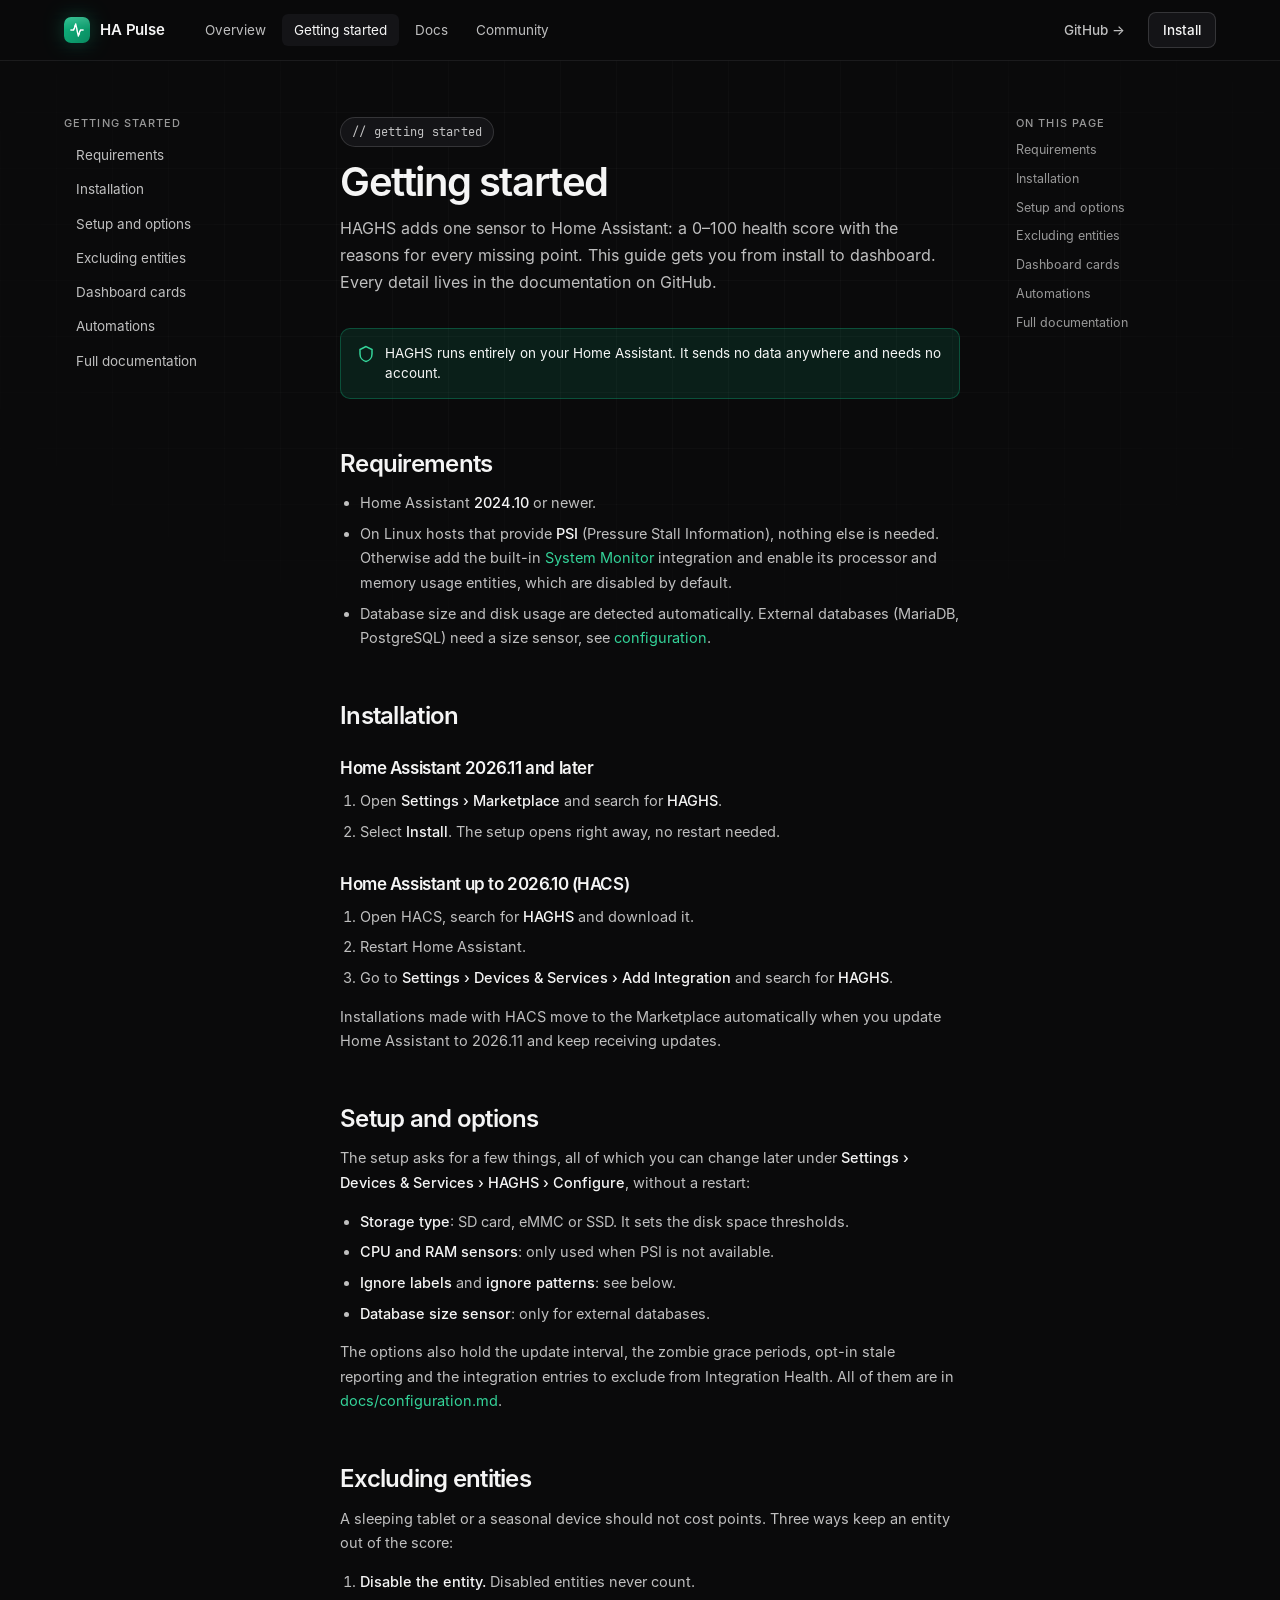
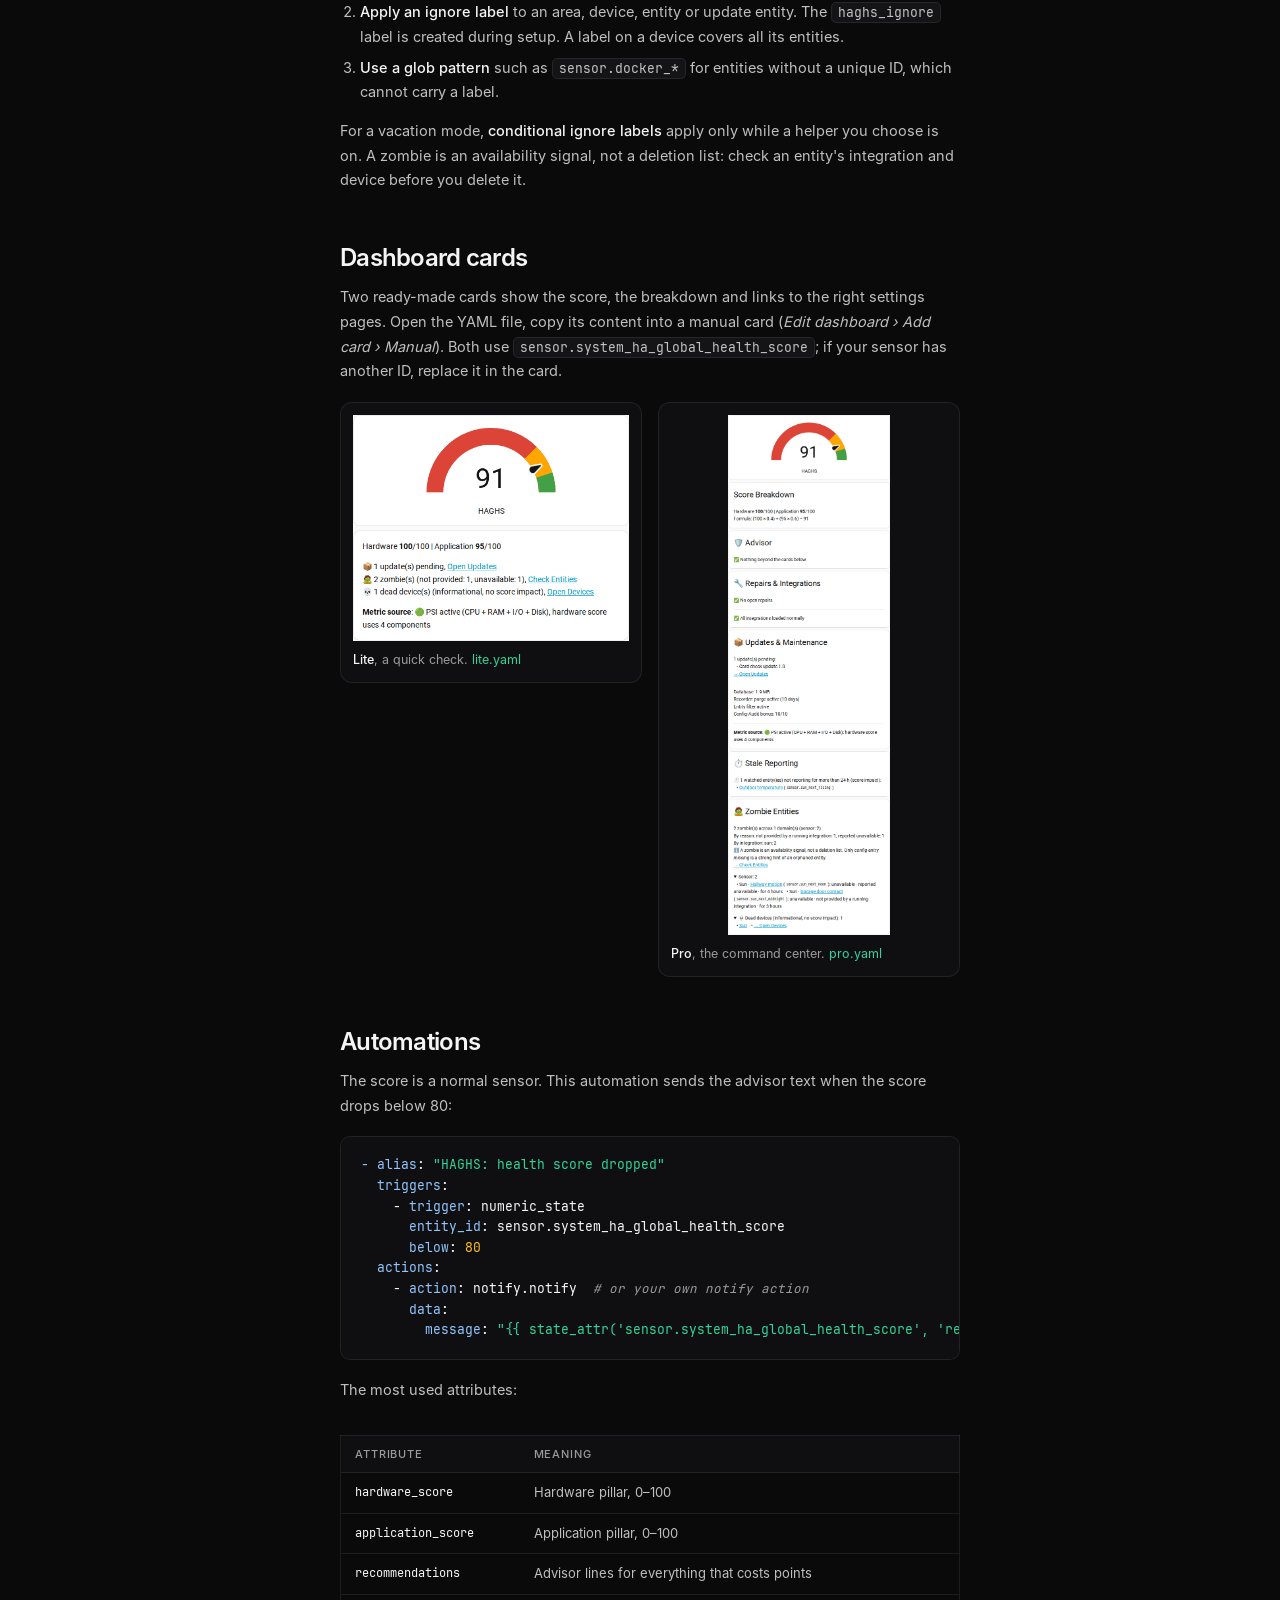
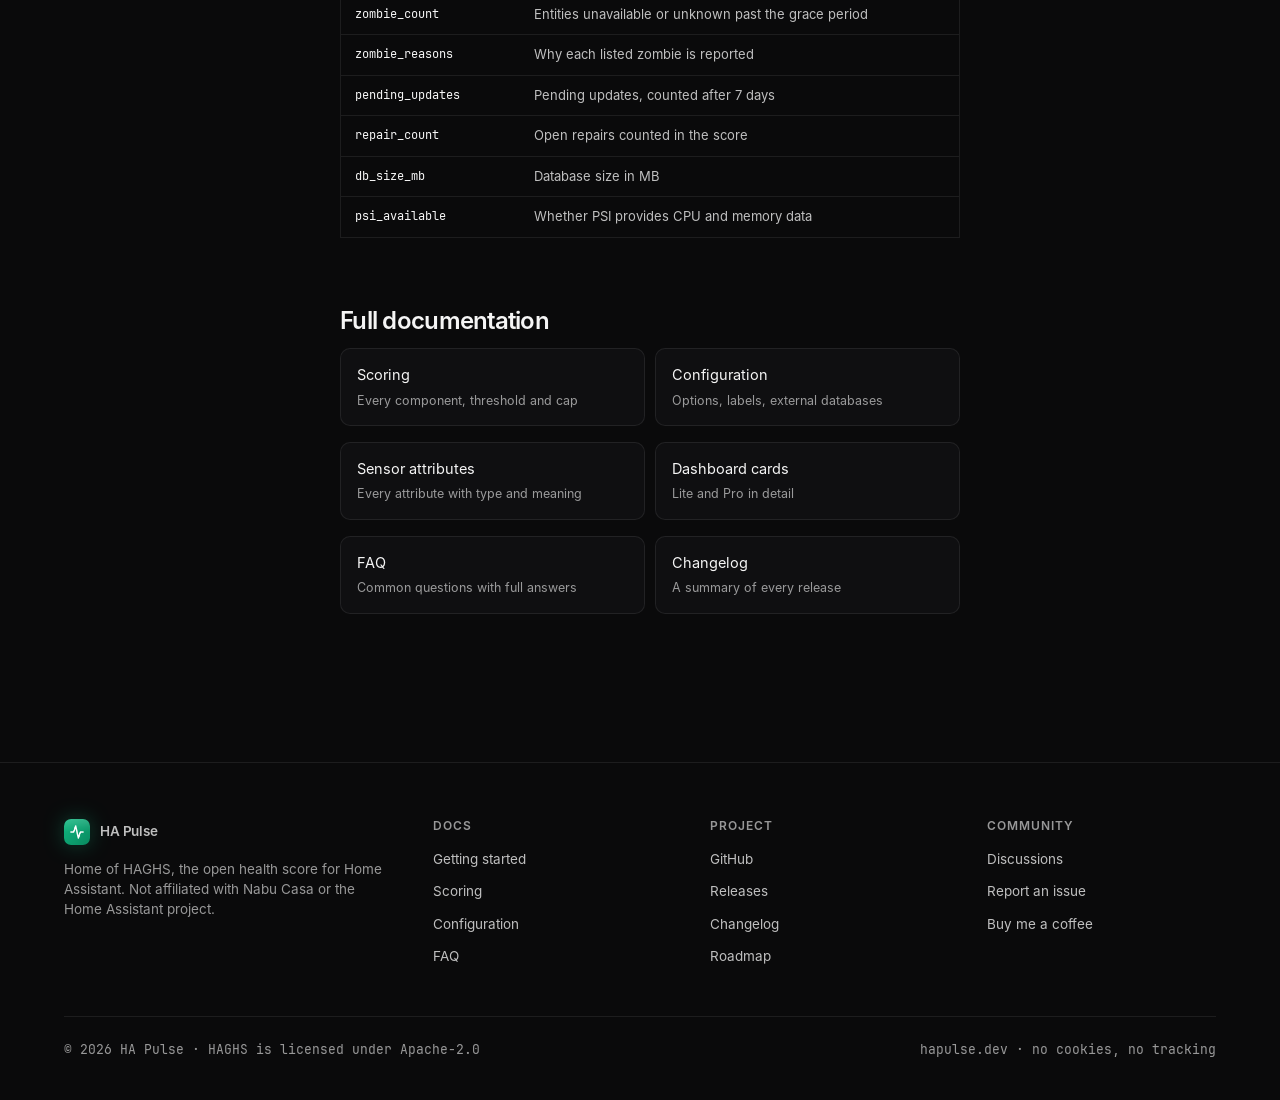
<file: getting-started.html>
<!doctype html>
<html lang="en">
<head>
<meta charset="utf-8">
<meta name="viewport" content="width=device-width, initial-scale=1">
<title>Getting started with HAGHS | HA Pulse</title>
<meta name="description" content="Install HAGHS from the Home Assistant Marketplace or HACS, set it up, exclude what should not count and add the dashboard cards. Short guide with links to the full documentation.">
<link rel="canonical" href="https://hapulse.dev/getting-started.html">
<meta name="theme-color" content="#0a0a0b">
<link rel="icon" href="assets/favicon.svg" type="image/svg+xml">
<link rel="icon" href="assets/icon-32.png" sizes="32x32" type="image/png">
<link rel="apple-touch-icon" href="assets/icon-180.png">
<meta property="og:type" content="article">
<meta property="og:site_name" content="HA Pulse">
<meta property="og:title" content="Getting started with HAGHS">
<meta property="og:description" content="Install, set up and use the Home Assistant Global Health Score in five minutes.">
<meta property="og:url" content="https://hapulse.dev/getting-started.html">
<meta property="og:image" content="https://hapulse.dev/assets/og-image.png">
<meta property="og:image:width" content="1200">
<meta property="og:image:height" content="630">
<meta name="twitter:card" content="summary_large_image">
<link rel="preload" href="assets/fonts/inter-regular.woff2" as="font" type="font/woff2" crossorigin>
<link rel="stylesheet" href="styles.css?v=20261120">
</head>
<body>
<a class="skip" href="#main">Skip to content</a>

<header class="nav">
  <div class="container nav-inner">
    <a href="./" class="logo" aria-label="HA Pulse, home"><img src="assets/icon-192.png" alt="" width="26" height="26">HA&nbsp;Pulse</a>
    <nav class="nav-links" aria-label="Main">
      <a href="./">Overview</a>
      <a href="getting-started.html" aria-current="page">Getting started</a>
      <a href="https://github.com/HA-Pulse/home-assistant-global-health-score/tree/main/docs" target="_blank" rel="noopener">Docs<span class="sr-only"> (opens in a new tab)</span></a>
      <a href="https://github.com/HA-Pulse/home-assistant-global-health-score/discussions" target="_blank" rel="noopener">Community<span class="sr-only"> (opens in a new tab)</span></a>
    </nav>
    <div class="nav-spacer"></div>
    <div class="nav-cta">
      <a href="https://github.com/HA-Pulse/home-assistant-global-health-score" class="btn btn-ghost" target="_blank" rel="noopener">GitHub →<span class="sr-only"> (opens in a new tab)</span></a>
      <a href="#install" class="btn btn-secondary">Install</a>
    </div>
  </div>
</header>

<div class="container">
  <div class="docs-shell">

    <aside class="docs-side" aria-label="Guide sections">
      <h2>Getting started</h2>
      <ul>
        <li><a href="#requirements">Requirements</a></li>
        <li><a href="#install">Installation</a></li>
        <li><a href="#setup">Setup and options</a></li>
        <li><a href="#exclude">Excluding entities</a></li>
        <li><a href="#cards">Dashboard cards</a></li>
        <li><a href="#automations">Automations</a></li>
        <li><a href="#more">Full documentation</a></li>
      </ul>
    </aside>

    <main id="main" class="docs-main">
      <span class="eyebrow mono">// getting started</span>
      <h1>Getting started</h1>
      <p class="lead">HAGHS adds one sensor to Home Assistant: a 0–100 health score with the reasons for every missing point. This guide gets you from install to dashboard. Every detail lives in the documentation on GitHub.</p>

      <div class="callout">
        <svg viewBox="0 0 24 24" fill="none" stroke="currentColor" stroke-width="2" aria-hidden="true"><path d="M12 2 4 6v6c0 5 3.5 9 8 10 4.5-1 8-5 8-10V6l-8-4z"/></svg>
        <span>HAGHS runs entirely on your Home Assistant. It sends no data anywhere and needs no account.</span>
      </div>

      <h2 id="requirements">Requirements</h2>
      <ul>
        <li>Home Assistant <strong>2024.10</strong> or newer.</li>
        <li>On Linux hosts that provide <strong>PSI</strong> (Pressure Stall Information), nothing else is needed. Otherwise add the built-in <a href="https://www.home-assistant.io/integrations/systemmonitor/" target="_blank" rel="noopener">System Monitor<span class="sr-only"> (opens in a new tab)</span></a> integration and enable its processor and memory usage entities, which are disabled by default.</li>
        <li>Database size and disk usage are detected automatically. External databases (MariaDB, PostgreSQL) need a size sensor, see <a href="https://github.com/HA-Pulse/home-assistant-global-health-score/blob/main/docs/configuration.md" target="_blank" rel="noopener">configuration<span class="sr-only"> (opens in a new tab)</span></a>.</li>
      </ul>

      <h2 id="install">Installation</h2>
      <h3>Home Assistant 2026.11 and later</h3>
      <ol>
        <li>Open <strong>Settings › Marketplace</strong> and search for <strong>HAGHS</strong>.</li>
        <li>Select <strong>Install</strong>. The setup opens right away, no restart needed.</li>
      </ol>
      <h3>Home Assistant up to 2026.10 (HACS)</h3>
      <ol>
        <li>Open HACS, search for <strong>HAGHS</strong> and download it.</li>
        <li>Restart Home Assistant.</li>
        <li>Go to <strong>Settings › Devices &amp; Services › Add Integration</strong> and search for <strong>HAGHS</strong>.</li>
      </ol>
      <p>Installations made with HACS move to the Marketplace automatically when you update Home Assistant to 2026.11 and keep receiving updates.</p>

      <h2 id="setup">Setup and options</h2>
      <p>The setup asks for a few things, all of which you can change later under <strong>Settings › Devices &amp; Services › HAGHS › Configure</strong>, without a restart:</p>
      <ul>
        <li><strong>Storage type</strong>: SD card, eMMC or SSD. It sets the disk space thresholds.</li>
        <li><strong>CPU and RAM sensors</strong>: only used when PSI is not available.</li>
        <li><strong>Ignore labels</strong> and <strong>ignore patterns</strong>: see below.</li>
        <li><strong>Database size sensor</strong>: only for external databases.</li>
      </ul>
      <p>The options also hold the update interval, the zombie grace periods, opt-in stale reporting and the integration entries to exclude from Integration Health. All of them are in <a href="https://github.com/HA-Pulse/home-assistant-global-health-score/blob/main/docs/configuration.md" target="_blank" rel="noopener">docs/configuration.md<span class="sr-only"> (opens in a new tab)</span></a>.</p>

      <h2 id="exclude">Excluding entities</h2>
      <p>A sleeping tablet or a seasonal device should not cost points. Three ways keep an entity out of the score:</p>
      <ol>
        <li><strong>Disable the entity.</strong> Disabled entities never count.</li>
        <li><strong>Apply an ignore label</strong> to an area, device, entity or update entity. The <code class="inline">haghs_ignore</code> label is created during setup. A label on a device covers all its entities.</li>
        <li><strong>Use a glob pattern</strong> such as <code class="inline">sensor.docker_*</code> for entities without a unique ID, which cannot carry a label.</li>
      </ol>
      <p>For a vacation mode, <strong>conditional ignore labels</strong> apply only while a helper you choose is on. A zombie is an availability signal, not a deletion list: check an entity's integration and device before you delete it.</p>

      <h2 id="cards">Dashboard cards</h2>
      <p>Two ready-made cards show the score, the breakdown and links to the right settings pages. Open the YAML file, copy its content into a manual card (<em>Edit dashboard › Add card › Manual</em>). Both use <code class="inline">sensor.system_ha_global_health_score</code>; if your sensor has another ID, replace it in the card.</p>
      <div class="cards-figs">
        <figure>
          <img src="assets/dashboard-lite.png" alt="HAGHS Lite dashboard card with score gauge, sub-scores and links" width="492" height="403" loading="lazy">
          <figcaption><strong>Lite</strong>, a quick check. <a href="https://github.com/HA-Pulse/home-assistant-global-health-score/blob/main/docs/cards/lite.yaml" target="_blank" rel="noopener">lite.yaml<span class="sr-only"> (opens in a new tab)</span></a></figcaption>
        </figure>
        <figure class="pro">
          <img src="assets/dashboard-pro.png" alt="HAGHS Pro dashboard card with full breakdown, advisor, repairs, updates, stale reporting and zombie list" width="492" height="1587" loading="lazy">
          <figcaption><strong>Pro</strong>, the command center. <a href="https://github.com/HA-Pulse/home-assistant-global-health-score/blob/main/docs/cards/pro.yaml" target="_blank" rel="noopener">pro.yaml<span class="sr-only"> (opens in a new tab)</span></a></figcaption>
        </figure>
      </div>

      <h2 id="automations">Automations</h2>
      <p>The score is a normal sensor. This automation sends the advisor text when the score drops below 80:</p>
<pre class="code boxed"><span class="tok-key">- alias</span>: <span class="tok-str">"HAGHS: health score dropped"</span>
  <span class="tok-key">triggers</span>:
    - <span class="tok-key">trigger</span>: numeric_state
      <span class="tok-key">entity_id</span>: sensor.system_ha_global_health_score
      <span class="tok-key">below</span>: <span class="tok-num">80</span>
  <span class="tok-key">actions</span>:
    - <span class="tok-key">action</span>: notify.notify  <span class="tok-com"># or your own notify action</span>
      <span class="tok-key">data</span>:
        <span class="tok-key">message</span>: <span class="tok-str">"{{ state_attr('sensor.system_ha_global_health_score', 'recommendations') }}"</span></pre>
      <p>The most used attributes:</p>
      <div class="table-wrap">
      <table class="attr-table">
        <thead><tr><th scope="col">Attribute</th><th scope="col">Meaning</th></tr></thead>
        <tbody>
          <tr><td>hardware_score</td><td>Hardware pillar, 0–100</td></tr>
          <tr><td>application_score</td><td>Application pillar, 0–100</td></tr>
          <tr><td>recommendations</td><td>Advisor lines for everything that costs points</td></tr>
          <tr><td>zombie_count</td><td>Entities unavailable or unknown past the grace period</td></tr>
          <tr><td>zombie_reasons</td><td>Why each listed zombie is reported</td></tr>
          <tr><td>pending_updates</td><td>Pending updates, counted after 7 days</td></tr>
          <tr><td>repair_count</td><td>Open repairs counted in the score</td></tr>
          <tr><td>db_size_mb</td><td>Database size in MB</td></tr>
          <tr><td>psi_available</td><td>Whether PSI provides CPU and memory data</td></tr>
        </tbody>
      </table>
      </div>

      <h2 id="more">Full documentation</h2>
      <ul class="link-list">
        <li><a href="https://github.com/HA-Pulse/home-assistant-global-health-score/blob/main/docs/scoring.md" target="_blank" rel="noopener">Scoring<small>Every component, threshold and cap</small><span class="sr-only"> (opens in a new tab)</span></a></li>
        <li><a href="https://github.com/HA-Pulse/home-assistant-global-health-score/blob/main/docs/configuration.md" target="_blank" rel="noopener">Configuration<small>Options, labels, external databases</small><span class="sr-only"> (opens in a new tab)</span></a></li>
        <li><a href="https://github.com/HA-Pulse/home-assistant-global-health-score/blob/main/docs/attributes.md" target="_blank" rel="noopener">Sensor attributes<small>Every attribute with type and meaning</small><span class="sr-only"> (opens in a new tab)</span></a></li>
        <li><a href="https://github.com/HA-Pulse/home-assistant-global-health-score/blob/main/docs/cards.md" target="_blank" rel="noopener">Dashboard cards<small>Lite and Pro in detail</small><span class="sr-only"> (opens in a new tab)</span></a></li>
        <li><a href="https://github.com/HA-Pulse/home-assistant-global-health-score/blob/main/docs/faq.md" target="_blank" rel="noopener">FAQ<small>Common questions with full answers</small><span class="sr-only"> (opens in a new tab)</span></a></li>
        <li><a href="https://github.com/HA-Pulse/home-assistant-global-health-score/blob/main/docs/changelog.md" target="_blank" rel="noopener">Changelog<small>A summary of every release</small><span class="sr-only"> (opens in a new tab)</span></a></li>
      </ul>
    </main>

    <aside class="docs-toc" aria-label="On this page">
      <h2>On this page</h2>
      <ul>
        <li><a href="#requirements">Requirements</a></li>
        <li><a href="#install">Installation</a></li>
        <li><a href="#setup">Setup and options</a></li>
        <li><a href="#exclude">Excluding entities</a></li>
        <li><a href="#cards">Dashboard cards</a></li>
        <li><a href="#automations">Automations</a></li>
        <li><a href="#more">Full documentation</a></li>
      </ul>
    </aside>

  </div>
</div>

<footer class="footer">
  <div class="container">
    <div class="footer-grid">
      <div class="footer-col">
        <a href="./" class="logo"><img src="assets/icon-192.png" alt="" width="26" height="26">HA&nbsp;Pulse</a>
        <p>Home of HAGHS, the open health score for Home Assistant. Not affiliated with Nabu Casa or the Home Assistant project.</p>
      </div>
      <div class="footer-col"><h2>Docs</h2>
        <ul>
          <li><a href="getting-started.html">Getting started</a></li>
          <li><a href="https://github.com/HA-Pulse/home-assistant-global-health-score/blob/main/docs/scoring.md" target="_blank" rel="noopener">Scoring<span class="sr-only"> (opens in a new tab)</span></a></li>
          <li><a href="https://github.com/HA-Pulse/home-assistant-global-health-score/blob/main/docs/configuration.md" target="_blank" rel="noopener">Configuration<span class="sr-only"> (opens in a new tab)</span></a></li>
          <li><a href="https://github.com/HA-Pulse/home-assistant-global-health-score/blob/main/docs/faq.md" target="_blank" rel="noopener">FAQ<span class="sr-only"> (opens in a new tab)</span></a></li>
        </ul>
      </div>
      <div class="footer-col"><h2>Project</h2>
        <ul>
          <li><a href="https://github.com/HA-Pulse/home-assistant-global-health-score" target="_blank" rel="noopener">GitHub<span class="sr-only"> (opens in a new tab)</span></a></li>
          <li><a href="https://github.com/HA-Pulse/home-assistant-global-health-score/releases" target="_blank" rel="noopener">Releases<span class="sr-only"> (opens in a new tab)</span></a></li>
          <li><a href="https://github.com/HA-Pulse/home-assistant-global-health-score/blob/main/docs/changelog.md" target="_blank" rel="noopener">Changelog<span class="sr-only"> (opens in a new tab)</span></a></li>
          <li><a href="https://github.com/HA-Pulse/home-assistant-global-health-score/blob/main/ROADMAP.md" target="_blank" rel="noopener">Roadmap<span class="sr-only"> (opens in a new tab)</span></a></li>
        </ul>
      </div>
      <div class="footer-col"><h2>Community</h2>
        <ul>
          <li><a href="https://github.com/HA-Pulse/home-assistant-global-health-score/discussions" target="_blank" rel="noopener">Discussions<span class="sr-only"> (opens in a new tab)</span></a></li>
          <li><a href="https://github.com/HA-Pulse/home-assistant-global-health-score/issues" target="_blank" rel="noopener">Report an issue<span class="sr-only"> (opens in a new tab)</span></a></li>
          <li><a href="https://www.buymeacoffee.com/DN91" target="_blank" rel="noopener">Buy me a coffee<span class="sr-only"> (opens in a new tab)</span></a></li>
        </ul>
      </div>
    </div>
    <div class="footer-bottom">
      <span>© 2026 HA Pulse · HAGHS is licensed under Apache-2.0</span>
      <span>hapulse.dev · no cookies, no tracking</span>
    </div>
  </div>
</footer>
</body>
</html>
</file>
<file: styles.css>
/* HA Pulse · hapulse.dev
   Fonts are self-hosted (no requests to third parties). Inter and JetBrains Mono, SIL Open Font License, see assets/fonts. */
@font-face { font-family: "Inter"; font-style: normal; font-weight: 400; font-display: swap; src: url("assets/fonts/inter-regular.woff2") format("woff2"); }
@font-face { font-family: "Inter"; font-style: normal; font-weight: 500; font-display: swap; src: url("assets/fonts/inter-medium.woff2") format("woff2"); }
@font-face { font-family: "Inter"; font-style: normal; font-weight: 600; font-display: swap; src: url("assets/fonts/inter-semibold.woff2") format("woff2"); }
@font-face { font-family: "Inter"; font-style: normal; font-weight: 700; font-display: swap; src: url("assets/fonts/inter-bold.woff2") format("woff2"); }
@font-face { font-family: "JetBrains Mono"; font-style: normal; font-weight: 400; font-display: swap; src: url("assets/fonts/jetbrainsmono-regular.woff2") format("woff2"); }
@font-face { font-family: "JetBrains Mono"; font-style: normal; font-weight: 500; font-display: swap; src: url("assets/fonts/jetbrainsmono-medium.woff2") format("woff2"); }

:root {
  color-scheme: dark;
  --bg: #0a0a0b;
  --bg-1: #0f0f11;
  --bg-2: #141417;
  --bg-3: #1a1a1f;
  --line: rgba(255, 255, 255, 0.08);
  --line-strong: rgba(255, 255, 255, 0.14);
  --fg: rgba(255, 255, 255, 0.96);
  --fg-2: rgba(255, 255, 255, 0.74);
  --fg-3: rgba(255, 255, 255, 0.58);
  --fg-4: rgba(255, 255, 255, 0.36);
  --accent: #10b981;
  --accent-soft: rgba(16, 185, 129, 0.12);
  --accent-line: rgba(16, 185, 129, 0.32);
  --accent-fg: #34d399;
  --warn: #f59e0b;
  --crit: #f87171;
  --radius: 10px;
  --radius-lg: 14px;
  --maxw: 1200px;
  --font-sans: "Inter", -apple-system, BlinkMacSystemFont, "Segoe UI", sans-serif;
  --font-mono: "JetBrains Mono", ui-monospace, "SF Mono", Menlo, Consolas, monospace;
}

* { box-sizing: border-box; }
html { scroll-behavior: smooth; scroll-padding-top: 76px; }
html, body {
  margin: 0; padding: 0;
  background: var(--bg); color: var(--fg);
  font-family: var(--font-sans); font-size: 15px; line-height: 1.5;
  -webkit-font-smoothing: antialiased; text-rendering: optimizeLegibility;
}
body { overflow-x: hidden; }
a { color: inherit; text-decoration: none; }
a:focus-visible, button:focus-visible { outline: 2px solid var(--accent-fg); outline-offset: 2px; border-radius: 6px; }
img { max-width: 100%; height: auto; display: block; }
.skip { position: absolute; left: -9999px; top: 8px; z-index: 100; background: var(--fg); color: #0a0a0b; padding: 8px 12px; border-radius: 6px; }
.skip:focus { left: 8px; }
.sr-only { position: absolute; width: 1px; height: 1px; padding: 0; margin: -1px; overflow: hidden; clip: rect(0 0 0 0); white-space: nowrap; border: 0; }

body::before {
  content: ""; position: fixed; inset: 0;
  background-image:
    linear-gradient(to right, rgba(255,255,255,0.025) 1px, transparent 1px),
    linear-gradient(to bottom, rgba(255,255,255,0.025) 1px, transparent 1px);
  background-size: 56px 56px;
  mask-image: radial-gradient(ellipse 80% 60% at 50% 30%, #000 30%, transparent 80%);
  -webkit-mask-image: radial-gradient(ellipse 80% 60% at 50% 30%, #000 30%, transparent 80%);
  pointer-events: none; z-index: 0;
}
.container { max-width: var(--maxw); margin: 0 auto; padding: 0 24px; position: relative; z-index: 1; }

/* Nav */
.nav { position: sticky; top: 0; z-index: 50; backdrop-filter: blur(12px); -webkit-backdrop-filter: blur(12px); background: rgba(10,10,11,0.78); border-bottom: 1px solid var(--line); }
.nav-inner { display: flex; align-items: center; gap: 28px; height: 60px; }
.logo { display: flex; align-items: center; gap: 10px; font-weight: 600; font-size: 15px; letter-spacing: -0.01em; white-space: nowrap; }
.logo img { width: 26px; height: 26px; border-radius: 7px; box-shadow: 0 0 24px -6px var(--accent); }
.nav-links { display: flex; gap: 4px; }
.nav-links a { padding: 6px 12px; border-radius: 6px; font-size: 13.5px; color: var(--fg-2); transition: color .15s, background .15s; }
.nav-links a:hover, .nav-links a[aria-current="page"] { color: var(--fg); background: var(--bg-2); }
.nav-spacer { flex: 1; }
.nav-cta { display: flex; gap: 8px; align-items: center; }

/* Buttons */
.btn { display: inline-flex; align-items: center; gap: 8px; height: 36px; padding: 0 14px; border-radius: 8px; font-size: 13.5px; font-weight: 500; border: 1px solid transparent; transition: all .15s ease; white-space: nowrap; }
.btn svg { flex: none; }
.btn-secondary { background: var(--bg-2); color: var(--fg); border-color: var(--line-strong); }
.btn-secondary:hover { background: var(--bg-3); border-color: rgba(255,255,255,0.22); }
.btn-ghost { background: transparent; color: var(--fg-2); }
.btn-ghost:hover { color: var(--fg); }
.btn-accent { background: var(--accent); color: #00120a; font-weight: 600; }
.btn-accent:hover { background: #22c993; }
.btn-lg { height: 42px; padding: 0 18px; font-size: 14px; }

/* Type */
h1, h2, h3, h4 { margin: 0; font-weight: 600; letter-spacing: -0.025em; text-wrap: balance; }
h1 { font-size: clamp(38px, 5.6vw, 68px); line-height: 1.04; letter-spacing: -0.035em; }
h2 { font-size: clamp(28px, 3.5vw, 42px); line-height: 1.1; letter-spacing: -0.03em; }
h3 { font-size: 18px; line-height: 1.3; }
.mono { font-family: var(--font-mono); }
.eyebrow { display: inline-flex; align-items: center; gap: 8px; padding: 5px 11px; border-radius: 999px; border: 1px solid var(--line-strong); background: var(--bg-2); font-size: 12px; font-family: var(--font-mono); color: var(--fg-2); letter-spacing: 0.02em; }
.eyebrow .dot { width: 6px; height: 6px; border-radius: 50%; background: var(--accent); box-shadow: 0 0 8px var(--accent); animation: pulse 2.4s ease-in-out infinite; }
@keyframes pulse { 0%,100% { opacity: 1; transform: scale(1); } 50% { opacity: .5; transform: scale(.85); } }

.section { padding: 96px 0; position: relative; z-index: 1; }
.section-tight { padding: 64px 0; }
.section-head { display: grid; grid-template-columns: 1fr 1fr; gap: 48px; align-items: end; margin-bottom: 40px; }
.section-head p { color: var(--fg-2); font-size: 16px; max-width: 500px; margin: 0; line-height: 1.6; }

/* Hero */
.hero { padding: 88px 0 56px; position: relative; z-index: 1; overflow-x: hidden; overflow-x: clip; }
.hero-grid { display: grid; grid-template-columns: 1.02fr .98fr; gap: 72px; align-items: center; }
.hero p.lead { margin: 24px 0 32px; font-size: 18px; line-height: 1.55; color: var(--fg-2); max-width: 540px; text-wrap: pretty; }
.hero p.lead strong { color: var(--fg); font-weight: 500; }
.hero-ctas { display: flex; gap: 12px; flex-wrap: wrap; }
.hero-meta { margin-top: 32px; display: flex; gap: 24px; font-size: 13px; color: var(--fg-3); font-family: var(--font-mono); flex-wrap: wrap; list-style: none; padding: 0; }
.hero-meta li { display: flex; align-items: center; gap: 8px; }
.hero-meta svg { width: 13px; height: 13px; color: var(--accent-fg); }

.hero-visual { position: relative; width: 100%; max-width: 520px; margin-left: auto; }
.hero-visual::before { content: ""; position: absolute; inset: -10% -15%; background: radial-gradient(ellipse 60% 50% at 70% 40%, var(--accent-soft), transparent 70%), radial-gradient(ellipse 40% 40% at 20% 80%, rgba(65,189,245,0.06), transparent 70%); filter: blur(20px); pointer-events: none; }
.ha-card { position: relative; z-index: 1; background: var(--bg-1); border: 1px solid var(--line-strong); border-radius: 16px; box-shadow: 0 30px 60px -20px rgba(0,0,0,.6); overflow: hidden; }
.ha-card-head { padding: 16px 20px; border-bottom: 1px solid var(--line); display: flex; align-items: center; gap: 10px; font-size: 13.5px; }
.ha-card-head img { width: 22px; height: 22px; border-radius: 6px; }
.ha-card-head .title { font-weight: 600; }
.ha-card-head .caption { margin-left: auto; font-family: var(--font-mono); font-size: 11px; color: var(--fg-3); }
.ha-card-gauge { padding: 24px 24px 8px; display: grid; place-items: center; }
.gauge-wrap { position: relative; width: 240px; height: 132px; }
.gauge-svg { width: 100%; height: 100%; overflow: visible; }
.gauge-track { fill: none; stroke: var(--bg-3); stroke-width: 14; stroke-linecap: round; }
.gauge-fill { fill: none; stroke: var(--accent); stroke-width: 14; stroke-linecap: round; filter: drop-shadow(0 0 8px var(--accent)); stroke-dasharray: 299; stroke-dashoffset: 9; animation: gauge-grow 1.6s cubic-bezier(.2,.7,.2,1) both; }
@keyframes gauge-grow { from { stroke-dashoffset: 299; } }
@media (prefers-reduced-motion: reduce) { .gauge-fill, .eyebrow .dot { animation: none; } html { scroll-behavior: auto; } }
.gauge-tick { fill: var(--fg-4); font-family: var(--font-mono); font-size: 10px; }
.gauge-readout { position: absolute; inset: 0; display: grid; place-items: end center; padding-bottom: 4px; text-align: center; }
.gauge-readout .num { font-family: var(--font-mono); font-size: 56px; font-weight: 500; letter-spacing: -0.05em; line-height: .9; }
.gauge-readout .of { color: var(--fg-3); font-size: 18px; margin-left: 2px; }
.gauge-readout .label { margin-top: 6px; font-family: var(--font-mono); font-size: 10px; text-transform: uppercase; letter-spacing: .14em; color: var(--accent-fg); }
.ha-card-split { margin: 12px 24px 18px; padding: 12px 16px; border-radius: 10px; background: var(--bg-2); display: flex; justify-content: space-around; align-items: center; gap: 8px; }
.split-cell { text-align: center; }
.split-cell .k { font-size: 10.5px; text-transform: uppercase; letter-spacing: .12em; color: var(--fg-3); font-family: var(--font-mono); }
.split-cell .v { margin-top: 4px; font-family: var(--font-mono); font-size: 18px; font-weight: 500; }
.split-cell .v .of { color: var(--fg-3); font-size: 12px; }
.split-bar { flex: 0 0 1px; align-self: stretch; background: var(--line); margin: 4px 0; }
.ha-card-advisor { padding: 6px 8px 16px; display: grid; gap: 4px; list-style: none; margin: 0; }
.advisor-row { display: grid; grid-template-columns: 28px 1fr auto; gap: 10px; align-items: center; padding: 8px 16px; border-radius: 8px; }
.advisor-icon { width: 28px; height: 28px; border-radius: 7px; display: grid; place-items: center; border: 1px solid; }
.advisor-icon svg { width: 14px; height: 14px; }
.advisor-icon.warn { background: rgba(245,158,11,.1); border-color: rgba(245,158,11,.25); color: var(--warn); }
.advisor-icon.tip { background: var(--accent-soft); border-color: var(--accent-line); color: var(--accent-fg); }
.advisor-text { font-size: 13px; line-height: 1.4; }
.advisor-text small { display: block; color: var(--fg-3); font-size: 11.5px; margin-top: 1px; }
.advisor-impact { font-family: var(--font-mono); font-size: 11px; color: var(--fg-2); background: var(--bg-2); padding: 3px 8px; border-radius: 999px; border: 1px solid var(--line); white-space: nowrap; }
.advisor-impact.bonus { color: var(--accent-fg); background: var(--accent-soft); border-color: var(--accent-line); }
.ha-card-foot { padding: 12px 20px; border-top: 1px solid var(--line); display: flex; justify-content: space-between; gap: 12px; font-family: var(--font-mono); font-size: 11px; color: var(--fg-3); }
.src-dot { display: inline-block; width: 6px; height: 6px; border-radius: 50%; background: var(--accent); box-shadow: 0 0 6px var(--accent); margin-right: 6px; vertical-align: middle; }
.float-badge { position: absolute; z-index: 2; background: var(--bg-2); border: 1px solid var(--line-strong); border-radius: 999px; padding: 7px 14px; font-family: var(--font-mono); font-size: 11.5px; display: inline-flex; align-items: center; gap: 8px; box-shadow: 0 8px 24px -8px rgba(0,0,0,.5); }
.float-badge svg { width: 12px; height: 12px; color: var(--accent-fg); }
/* Both badges sit outside the card, diagonally opposite, with the same gap to the border,
   flush with the card's right and left edge. */
.float-badge.tr { bottom: calc(100% + 10px); right: 0; }
.float-badge.bl { top: calc(100% + 10px); left: 0; }

/* Press */
.press-strip { padding: 32px 0 0; position: relative; z-index: 1; }
.press-inner { padding: 24px 32px; border: 1px solid var(--line); border-radius: 14px; background: var(--bg-1); display: grid; grid-template-columns: auto 1fr; align-items: center; gap: 36px; }
.press-label { font-family: var(--font-mono); font-size: 11px; letter-spacing: .14em; text-transform: uppercase; color: var(--fg-3); border-right: 1px solid var(--line); padding-right: 36px; white-space: nowrap; }
.press-logos { display: flex; gap: 14px 32px; align-items: center; flex-wrap: wrap; }
.press-logo { font-weight: 600; font-size: 15px; color: var(--fg-3); transition: color .15s; white-space: nowrap; }
.press-logo:hover { color: var(--fg); }
.press-logo .pl-dim { color: var(--fg-4); font-weight: 400; }
.pl-howto { font-family: Georgia, serif; font-weight: 700; }
.pl-xda { letter-spacing: .08em; text-transform: uppercase; font-size: 13px; }
.pl-podcast { font-family: var(--font-mono); font-size: 13.5px; }

/* Cards / grids */
.pillars-grid { display: grid; grid-template-columns: repeat(3, 1fr); gap: 16px; }
.pillar { background: var(--bg-1); border: 1px solid var(--line); border-radius: var(--radius-lg); padding: 28px; }
.pillar-icon { width: 36px; height: 36px; border-radius: 9px; background: var(--accent-soft); border: 1px solid var(--accent-line); display: grid; place-items: center; color: var(--accent-fg); margin-bottom: 18px; }
.pillar h3 { margin-bottom: 8px; font-size: 17px; }
.pillar p { margin: 0; color: var(--fg-2); font-size: 14px; line-height: 1.6; }

.formula { margin-top: 16px; background: var(--bg-1); border: 1px solid var(--line); border-radius: var(--radius-lg); padding: 28px 32px; display: grid; grid-template-columns: 1fr 1fr; gap: 32px; }
.formula-eq { font-family: var(--font-mono); font-size: clamp(14px, 1.6vw, 17px); color: var(--fg); line-height: 1.7; }
.formula-eq .w { color: var(--accent-fg); }
.formula p { margin: 0; color: var(--fg-2); font-size: 14px; line-height: 1.6; }
.formula-split { display: grid; grid-template-columns: 1fr 1fr; gap: 16px; }
.formula-split h4 { font-size: 13px; font-family: var(--font-mono); font-weight: 500; color: var(--accent-fg); margin-bottom: 6px; letter-spacing: 0; }
.formula-split ul { margin: 0; padding-left: 18px; color: var(--fg-2); font-size: 13.5px; line-height: 1.7; }

.catches-grid { display: grid; grid-template-columns: repeat(3, 1fr); gap: 12px; }
.catch { background: var(--bg-1); border: 1px solid var(--line); border-radius: 12px; padding: 20px; display: grid; grid-template-rows: auto 1fr auto; gap: 12px; min-height: 190px; }
.catch-head { display: flex; align-items: center; justify-content: space-between; gap: 10px; }
.catch-tag { font-family: var(--font-mono); font-size: 10.5px; text-transform: uppercase; letter-spacing: .12em; color: var(--fg-3); }
.catch-impact { font-family: var(--font-mono); font-size: 11px; padding: 3px 8px; border-radius: 999px; border: 1px solid var(--line-strong); background: var(--bg-2); color: var(--fg-2); white-space: nowrap; }
.catch-impact.warn { color: var(--warn); background: rgba(245,158,11,.08); border-color: rgba(245,158,11,.25); }
.catch-impact.crit { color: var(--crit); background: rgba(239,68,68,.08); border-color: rgba(239,68,68,.25); }
.catch-impact.bonus { color: var(--accent-fg); background: var(--accent-soft); border-color: var(--accent-line); }
.catch-msg { font-size: 14px; line-height: 1.5; text-wrap: pretty; margin: 0; }
.catch-msg code { font-family: var(--font-mono); font-size: 12.5px; color: var(--fg-2); }
.catch-fix { font-family: var(--font-mono); font-size: 11.5px; color: var(--fg-3); padding-top: 10px; border-top: 1px dashed var(--line); }
.catch-fix .arrow { color: var(--accent-fg); }
.note { margin-top: 16px; font-size: 13px; color: var(--fg-3); }
.note a { color: var(--accent-fg); }

/* Install */
.install-wrap { display: grid; grid-template-columns: 1fr 1fr; gap: 48px; align-items: start; }
.install-wrap > *, .hero-grid > *, .formula > * { min-width: 0; }
.step-list { display: grid; gap: 16px; counter-reset: step; list-style: none; padding: 0; margin: 28px 0 0; }
.step { display: grid; grid-template-columns: 32px 1fr; gap: 14px; align-items: start; counter-increment: step; }
.step::before { content: counter(step, decimal-leading-zero); font-family: var(--font-mono); font-size: 11px; color: var(--accent-fg); background: var(--accent-soft); border: 1px solid var(--accent-line); width: 32px; height: 32px; border-radius: 8px; display: grid; place-items: center; }
.step strong { display: block; font-size: 14px; font-weight: 500; }
.step span { font-size: 13.5px; color: var(--fg-2); line-height: 1.55; }
.panel { background: var(--bg-1); border: 1px solid var(--line); border-radius: var(--radius-lg); overflow: hidden; }
.panel-bar { display: flex; align-items: center; gap: 8px; padding: 10px 14px; background: var(--bg-2); border-bottom: 1px solid var(--line); font-family: var(--font-mono); font-size: 11px; color: var(--fg-3); }
.panel-bar i { width: 10px; height: 10px; border-radius: 50%; background: var(--bg-3); }
.panel-bar span { margin-left: 8px; }
pre.code, code.inline { font-family: var(--font-mono); }
pre.code { margin: 0; padding: 18px 20px; overflow-x: auto; line-height: 1.65; font-size: 12.5px; color: var(--fg); background: var(--bg-1); }
.panel pre.code { border: 0; border-radius: 0; }
pre.code.boxed { border: 1px solid var(--line); border-radius: var(--radius); margin: 18px 0; }
code.inline { background: var(--bg-2); border: 1px solid var(--line); padding: 1px 6px; border-radius: 5px; font-size: 12.5px; }
.tok-key { color: #93c5fd; }
.tok-str { color: var(--accent-fg); }
.tok-com { color: var(--fg-3); font-style: italic; }
.tok-num { color: #fbbf24; }

/* Trust */
.trust { display: grid; grid-template-columns: repeat(4, 1fr); border: 1px solid var(--line); border-radius: var(--radius-lg); background: var(--bg-1); overflow: hidden; list-style: none; margin: 0; padding: 0; }
.trust li { padding: 24px 22px; border-right: 1px solid var(--line); display: grid; grid-template-columns: 36px 1fr; gap: 14px; align-items: center; }
.trust li:last-child { border-right: none; }
.trust-icon { width: 36px; height: 36px; border-radius: 9px; background: var(--bg-2); border: 1px solid var(--line); display: grid; place-items: center; color: var(--accent-fg); }
.trust-icon svg { width: 18px; height: 18px; }
.trust-val { font-family: var(--font-mono); font-size: 15px; font-weight: 500; line-height: 1.15; }
.trust-label { margin-top: 3px; font-size: 12px; color: var(--fg-3); }

/* CTA */
.cta-strip { background: var(--bg-1); border: 1px solid var(--line); border-radius: 16px; padding: 44px 48px; display: grid; grid-template-columns: 1.4fr auto; gap: 32px; align-items: center; position: relative; overflow: hidden; }
.cta-strip::before { content: ""; position: absolute; top: -40%; right: -10%; width: 60%; height: 180%; background: radial-gradient(circle, var(--accent-soft), transparent 60%); filter: blur(40px); pointer-events: none; }
.cta-strip h2 { font-size: 30px; margin: 0 0 8px; line-height: 1.15; }
.cta-strip p { margin: 0; color: var(--fg-2); }
.cta-btns { display: flex; gap: 10px; flex-wrap: wrap; position: relative; }

/* Footer */
.footer { border-top: 1px solid var(--line); padding: 56px 0 40px; margin-top: 64px; position: relative; z-index: 1; }
.footer-grid { display: grid; grid-template-columns: 1.4fr repeat(3, 1fr); gap: 48px; }
.footer-col h2 { font-size: 12px; font-weight: 600; text-transform: uppercase; letter-spacing: .08em; color: var(--fg-3); margin-bottom: 16px; }
.footer-col ul { list-style: none; padding: 0; margin: 0; display: grid; gap: 10px; }
.footer-col a { color: var(--fg-2); font-size: 13.5px; }
.footer-col a:hover { color: var(--fg); }
.footer-col p { color: var(--fg-3); font-size: 13.5px; margin: 14px 0 0; max-width: 340px; }
.footer-bottom { margin-top: 48px; padding-top: 24px; border-top: 1px solid var(--line); display: flex; justify-content: space-between; gap: 16px; flex-wrap: wrap; font-size: 12.5px; color: var(--fg-3); font-family: var(--font-mono); }

/* Docs page */
.docs-shell { display: grid; grid-template-columns: 220px minmax(0, 1fr) 200px; gap: 56px; padding: 56px 0 64px; align-items: start; }
.docs-side, .docs-toc { position: sticky; top: 84px; font-size: 13.5px; }
.docs-side h2, .docs-toc h2 { font-size: 11px; text-transform: uppercase; letter-spacing: .1em; color: var(--fg-3); margin: 0 0 10px; font-weight: 500; }
.docs-side ul, .docs-toc ul { list-style: none; padding: 0; margin: 0 0 28px; display: grid; gap: 2px; }
.docs-side a { display: block; padding: 6px 10px; border-radius: 6px; color: var(--fg-2); border-left: 2px solid transparent; }
.docs-side a:hover { color: var(--fg); background: var(--bg-2); }
.docs-toc ul { gap: 8px; }
.docs-toc a { color: var(--fg-3); font-size: 12.5px; }
.docs-toc a:hover { color: var(--fg); }
.docs-main { min-width: 0; max-width: 720px; }
.docs-main h1 { font-size: 40px; margin: 14px 0 12px; }
.docs-main .lead { color: var(--fg-2); font-size: 16px; margin: 0 0 32px; max-width: 620px; }
.docs-main h2 { font-size: 24px; margin: 52px 0 14px; }
.docs-main h3 { font-size: 17px; margin: 28px 0 10px; }
.docs-main p, .docs-main li { color: var(--fg-2); font-size: 14.5px; line-height: 1.7; }
.docs-main p { margin: 0 0 14px; }
.docs-main ul, .docs-main ol { padding-left: 20px; margin: 0 0 14px; }
.docs-main li { margin-bottom: 6px; }
.docs-main strong { color: var(--fg); font-weight: 500; }
.docs-main a:not(.btn) { color: var(--accent-fg); }
.docs-main a:not(.btn):hover { text-decoration: underline; }
.callout { background: var(--accent-soft); border: 1px solid var(--accent-line); border-radius: 10px; padding: 14px 16px; margin: 20px 0; font-size: 13.5px; display: grid; grid-template-columns: 18px 1fr; gap: 10px; }
.callout svg { width: 18px; height: 18px; color: var(--accent-fg); margin-top: 2px; }
.attr-table { width: 100%; border-collapse: collapse; border: 1px solid var(--line); margin: 18px 0; font-size: 13px; }
.attr-table th, .attr-table td { text-align: left; padding: 10px 14px; border-bottom: 1px solid var(--line); vertical-align: top; }
.attr-table th { font-weight: 500; font-size: 11px; text-transform: uppercase; letter-spacing: .08em; color: var(--fg-3); background: var(--bg-1); }
.attr-table td { color: var(--fg-2); }
.attr-table td:first-child { font-family: var(--font-mono); color: var(--fg); font-size: 12px; white-space: nowrap; }
.table-wrap { overflow-x: auto; }
.cards-figs { display: grid; grid-template-columns: 1fr 1fr; gap: 16px; margin: 18px 0; align-items: start; }
.cards-figs figure { margin: 0; background: var(--bg-1); border: 1px solid var(--line); border-radius: 12px; padding: 12px; }
.cards-figs figcaption { font-size: 12.5px; color: var(--fg-3); margin-top: 10px; }
.cards-figs .pro img { max-height: 520px; width: auto; margin: 0 auto; object-fit: contain; }
.link-list { display: grid; grid-template-columns: 1fr 1fr; gap: 10px; list-style: none; padding: 0 !important; }
.link-list a { display: block; padding: 14px 16px; border: 1px solid var(--line); border-radius: 10px; background: var(--bg-1); color: var(--fg) !important; }
.link-list a:hover { border-color: var(--line-strong); text-decoration: none !important; }
.link-list small { display: block; color: var(--fg-3); font-size: 12.5px; margin-top: 2px; }

/* 404 */
.notfound { min-height: 60vh; display: grid; place-items: center; text-align: center; padding: 96px 0; }
.notfound p { color: var(--fg-2); }

@media (max-width: 1100px) {
  .docs-shell { grid-template-columns: 200px minmax(0, 1fr); gap: 36px; }
  .docs-toc { display: none; }
}
@media (max-width: 980px) {
  .hero-grid { grid-template-columns: 1fr; gap: 56px; }
  .hero-visual { margin: 0 auto; }
  .pillars-grid { grid-template-columns: 1fr; }
  .install-wrap, .section-head, .formula { grid-template-columns: 1fr; gap: 24px; }
  .trust { grid-template-columns: 1fr 1fr; }
  .trust li:nth-child(2) { border-right: none; }
  .trust li:nth-child(1), .trust li:nth-child(2) { border-bottom: 1px solid var(--line); }
  .cta-strip { grid-template-columns: 1fr; padding: 36px 28px; }
  .catches-grid { grid-template-columns: 1fr 1fr; }
  .press-inner { grid-template-columns: 1fr; gap: 16px; padding: 22px 24px; }
  .press-label { border-right: none; border-bottom: 1px solid var(--line); padding: 0 0 12px; }
}
@media (max-width: 820px) {
  .nav-links, .nav-cta .btn-ghost { display: none; }
  .footer-grid { grid-template-columns: 1fr 1fr; gap: 32px; }
  .section { padding: 72px 0; }
  .docs-shell { grid-template-columns: 1fr; padding-top: 32px; }
  .docs-side { position: static; display: none; }
}
@media (max-width: 640px) {
  .container { padding: 0 16px; }
  .catches-grid, .cards-figs, .link-list, .formula-split { grid-template-columns: 1fr; }
  .float-badge { display: none; }
  .trust { grid-template-columns: 1fr; }
  .trust li { border-right: none !important; border-bottom: 1px solid var(--line); }
  .trust li:last-child { border-bottom: none; }
  .footer-grid { grid-template-columns: 1fr; }
  .gauge-wrap { width: 210px; height: 118px; }
  .advisor-row { padding: 8px 10px; }
  .hero { padding-top: 56px; }
}

/* Behind HAGHS (own site topic, 2026-11-13) */
.behind { background: var(--bg-1); border: 1px solid var(--line); border-radius: 16px; padding: 44px 48px; display: grid; grid-template-columns: 160px 1fr; gap: 40px; align-items: center; position: relative; overflow: hidden; }
.behind-photo { width: 160px; height: 160px; border-radius: 50%; object-fit: cover; border: 1px solid var(--line-strong); }
.behind h2 { font-size: 30px; margin: 0 0 12px; line-height: 1.15; }
.behind p { color: var(--fg-2); margin: 0 0 12px; line-height: 1.6; max-width: 640px; }
.behind .cta-btns { margin-top: 20px; }
@media (max-width: 640px) {
  .behind { grid-template-columns: 1fr; gap: 20px; padding: 28px 22px; }
  .behind-photo { width: 120px; height: 120px; }
}
</file>
